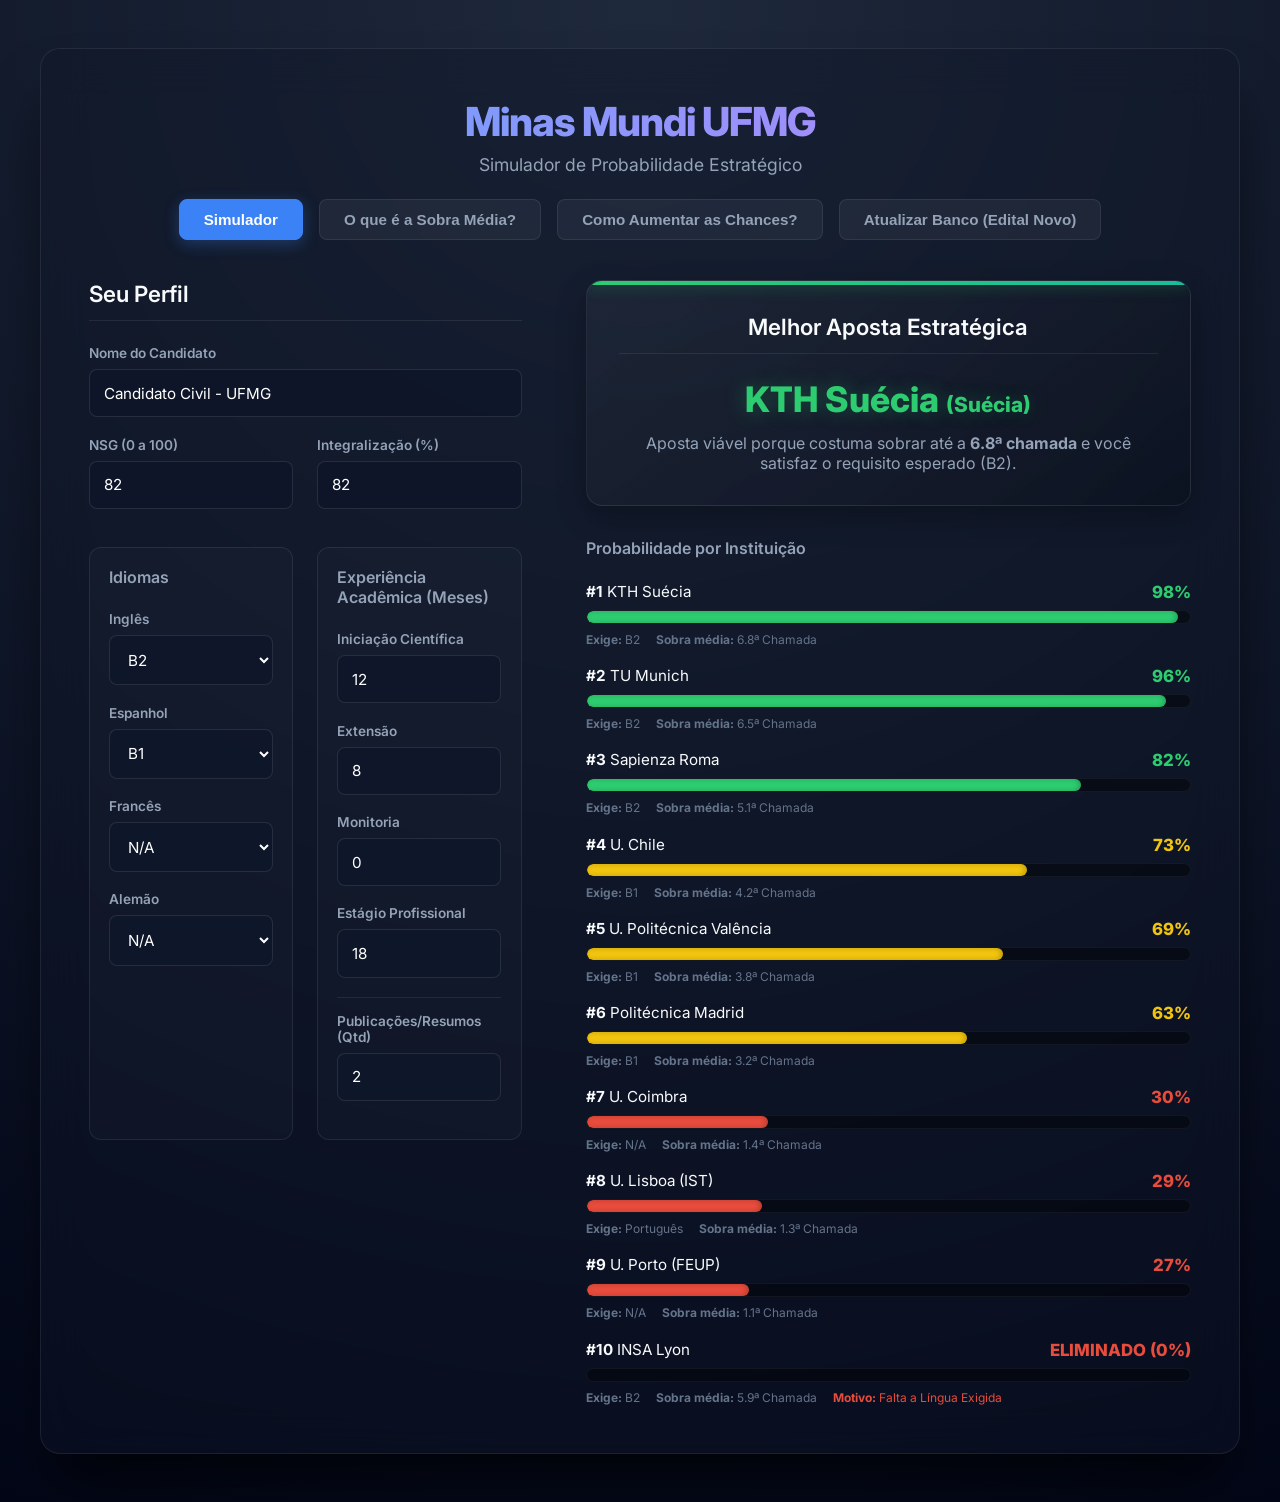
<file: index.html>
<!DOCTYPE html>
<html lang="pt-BR">
<head>
    <meta charset="UTF-8">
    <meta name="viewport" content="width=device-width, initial-scale=1.0">
    <title>Minas Mundi - Simulador Estratégico</title>
    <!-- Modern Typeface -->
    <link href="https://fonts.googleapis.com/css2?family=Inter:wght@300;400;600;800&display=swap" rel="stylesheet">
    <link rel="stylesheet" href="style.css">
</head>
<body>
    <div class="glass-container">
        <!-- HEADER PÁGINA -->
        <header>
            <h1>Minas Mundi UFMG</h1>
            <p>Simulador de Probabilidade Estratégico</p>
            
            <!-- TABS DE NAVEGAÇÃO -->
            <div class="tabs">
                <button class="tab-btn active" data-tab="simulador">Simulador</button>
                <button class="tab-btn" data-tab="faq">O que é a Sobra Média?</button>
                <button class="tab-btn" data-tab="melhorar">Como Aumentar as Chances?</button>
                <button class="tab-btn" data-tab="database">Atualizar Banco (Edital Novo)</button>
            </div>
        </header>

        <main class="dashboard tab-content active" id="simulador">
            <!-- PAINEL DE ENTRADA -->
            <section class="input-panel">
                <h2>Seu Perfil</h2>
                <form id="perfil-form">
                    <div class="input-group">
                        <label for="nome">Nome do Candidato</label>
                        <input type="text" id="nome" value="Candidato Civil - UFMG">
                    </div>
                    
                    <div class="row">
                        <div class="input-group">
                            <label for="nsg">NSG (0 a 100)</label>
                            <input type="number" id="nsg" step="1" min="0" max="100" value="82">
                        </div>
                        <div class="input-group">
                            <label for="integralizacao">Integralização (%)</label>
                            <input type="number" id="integralizacao" step="1" min="0" max="100" value="82">
                        </div>
                    </div>

                    <div class="grid-2">
                        <!-- IDIOMAS -->
                        <div class="card-section">
                            <h3>Idiomas</h3>
                            <div class="input-group">
                                <label for="Inglês">Inglês</label>
                                <select id="Inglês">
                                    <option value="N/A">N/A</option>
                                    <option value="A1">A1</option><option value="A2">A2</option>
                                    <option value="B1">B1</option><option value="B2" selected>B2</option>
                                    <option value="C1">C1</option><option value="C2">C2</option>
                                </select>
                            </div>
                            <div class="input-group">
                                <label for="Espanhol">Espanhol</label>
                                <select id="Espanhol">
                                    <option value="N/A">N/A</option>
                                    <option value="A1">A1</option><option value="A2">A2</option>
                                    <option value="B1" selected>B1</option><option value="B2">B2</option>
                                    <option value="C1">C1</option><option value="C2">C2</option>
                                </select>
                            </div>
                            <div class="input-group">
                                <label for="Francês">Francês</label>
                                <select id="Francês">
                                    <option value="N/A" selected>N/A</option>
                                    <option value="A1">A1</option><option value="A2">A2</option>
                                    <option value="B1">B1</option><option value="B2">B2</option>
                                    <option value="C1">C1</option><option value="C2">C2</option>
                                </select>
                            </div>
                            <div class="input-group">
                                <label for="Alemão">Alemão</label>
                                <select id="Alemão">
                                    <option value="N/A" selected>N/A</option>
                                    <option value="A1">A1</option><option value="A2">A2</option>
                                    <option value="B1">B1</option><option value="B2">B2</option>
                                    <option value="C1">C1</option><option value="C2">C2</option>
                                </select>
                            </div>
                        </div>

                        <!-- CURRÍCULO -->
                        <div class="card-section">
                            <h3>Experiência Acadêmica (Meses)</h3>
                            <div class="input-group">
                                <label for="ic">Iniciação Científica</label>
                                <input type="number" id="ic" min="0" value="12">
                            </div>
                            <div class="input-group">
                                <label for="extensao">Extensão</label>
                                <input type="number" id="extensao" min="0" value="8">
                            </div>
                            <div class="input-group">
                                <label for="monitoria">Monitoria</label>
                                <input type="number" id="monitoria" min="0" value="0">
                            </div>
                            <div class="input-group">
                                <label for="estagio">Estágio Profissional</label>
                                <input type="number" id="estagio" min="0" value="18">
                            </div>
                            <div class="input-group" style="padding-top: 15px; border-top: 1px solid var(--glass-border);">
                                <label for="publicacoes">Publicações/Resumos (Qtd)</label>
                                <input type="number" id="publicacoes" min="0" value="2">
                            </div>
                        </div>
                    </div>
                </form>
            </section>

            <!-- PAINEL DE RESULTADOS (Dashboard) -->
            <section class="results-panel">
                <div class="top-match" id="top-match-container">
                    <h2>Melhor Aposta Estratégica</h2>
                    <div id="top-match-content">
                        <!-- Injetado pelo script.js -->
                    </div>
                </div>
                
                <div class="chart-container">
                    <h3>Probabilidade por Instituição</h3>
                    <div id="bars-container" class="bars">
                        <!-- Injetado pelo script.js -->
                    </div>
                </div>
            </section>
        </main>

        <!-- ABA: O QUE É A SOBRA MÉDIA -->
        <main class="faq-content tab-content" id="faq">
            <h2>Otimizando as suas escolhas na DRI</h2>
            <p>O Programa Minas Mundi usa um algoritmo de seleção focado primariamente em critérios acadêmicos (NSG e Currículo) para ranquear os candidatos. No entanto, quando você vai realizar suas inscrições, você precisa colocar as opções de universidade em <strong>ordem de prioridade</strong>. Se você colocar universidades muito concorridas nelas, a chance de ser eliminado nas primeiras chamadas se torna enorme.</p>
            
            <p>O conceito de <strong>"Sobra Média"</strong> baseia-se nos dados históricos de editais passados. Muitas vezes as vagas mais populares (Ex: grandes faculdades na Espanha e Portugal) esgotam e cortam candidatos com NSG 90+ logo no primeiro instante da 1ª Chamada. Ou seja, sua Sobra Média gira em torno de 1.0 (Esgotou instantaneamente).</p>
            
            <p>Por outro lado, existem lugares extraordinários na Alemanha ou Itália que, por causa do forte requisito em ter uma língua (Alemão ou Italiano) como "C1", afasta muita gente temporariamente. Com isso, ninguém aprova naquelas vagas nas primeiras chamadas. Essas vagas costumam rodar a lista de espera e "sobrar" na mesa até a 5ª, 6ª ou mesmo 7ª chamada do edital.</p>
            
            <div style="background: rgba(59, 130, 246, 0.1); border-left: 4px solid var(--accent); padding: 1.5rem; border-radius: 4px; margin-top: 1rem;">
                <strong style="color: white;">Resumo Estratégico:</strong><br><br>
                O nosso algoritmo favorece as vagas com "Sobra Média elevada". Quanto mais uma vaga tende a sobrar em chamadas finais no histórico, mais fácil será a sua aprovação, e maior será a probabilidade que vamos prever. Ter o idioma alvo dessa vaga esquecida é o maior "hack" dentro do processo seletivo do Minas Mundi para não depender apenas de um NSG na estratosfera.
            </div>

            <h3 style="margin-top: 2rem; color: var(--text-primary); font-size: 1.3rem;">Quais são nossos Dados Base e Referências?</h3>
            <p>Para construir a precisão e a confiabilidade das regras deste Simulador de Probabilidade, baseamos nosso cálculo em 3 pilares documentais e dados oficiais da UFMG:</p>
            <ul style="padding-left: 1.5rem; color: var(--text-secondary); display: flex; flex-direction: column; gap: 0.8rem; font-size: 1.05rem;">
                <li><strong>O Edital Unificado do Programa Minas Mundi (DRI/UFMG):</strong> Utilizamos a metodologia descrita no edital da Diretoria de Relações Internacionais para pontuar o currículo. As regras refletem fielmente a conversão de tempo (peso de ~3 pontos para cada 4 meses de atividades extracurriculares completas) e bônus aplicados a publicações.</li>
                <li><strong>O Quadro Oficial de Chamadas do Histórico (Mineração DRI):</strong> O comportamento do algoritmo de encontrar "Sobra Média" baseia-se nas tabelas passadas de chamadas excedentes do programa. Ex: Vagas na Poli de Madrid esgotam extremamente rápido (baixo índice de sobra), enquanto vagas que exigem fluência em Italiano ou Alemão chegam até a 6ª e 7ª oportunidade de preenchimento.</li>
                <li><strong>Regras de Corte do CEPE / Resolução de Intercâmbio:</strong> As restrições e penalidades para alunos em fase de formatura. O algoritmo pune a pontuação para cenários de estudantes com grau de integralização muito perto do limite global de 90%, e os bloqueios severos na nota (Score Drop) caso o aluno não tenha apresentado exames oficiais de proficiência mínima exigida pelo convênio bilateral.</li>
            </ul>
        </main>

        <!-- ABA: COMO MELHORAR REGRAS -->
        <main class="faq-content tab-content" id="melhorar">
            <h2>Análise Personalizada do seu Perfil</h2>
            <p>Com base nos dados exatos que você inseriu no Simulador agora mesmo, nossa inteligência analisou os gargalos numéricos do seu currículo e gerou recomendações específicas (baseadas em matemática) para dar "Aceleração" nas suas aprovações do Minas Mundi:</p>
            
            <div id="dynamic-tips-container" style="display: flex; flex-direction: column; gap: 1.5rem; margin-top: 1rem;">
                <!-- Dicas serão injetadas por script.js baseadas no input atual -->
            </div>
        </main>

        <!-- ABA: IMPORTADOR DE DADOS -->
        <main class="faq-content tab-content" id="database">
            <h2>Importador Inteligente do Edital 2026/Futuro</h2>
            <p>Este sistema previne que sua probabilidade fique obsoleta! Quando a DRI publicar o novo quadro de vagas (normalmente num PDF enorme), você só precisará pedir a qualquer IA para converter as páginas num formato "Excel". Em seguida, copie as células dessa planilha e cole no quadro negro abaixo. O algoritmo usará essa nova base imediatamente.</p>
            
            <div style="background: rgba(255, 255, 255, 0.03); border: 1px solid var(--glass-border); padding: 1.5rem; border-radius: 8px; margin-top: 1rem;">
                <h3 style="color: white; margin-bottom: 0.8rem;">Formato Esperado (Da esquerda para direita na Planilha):</h3>
                <span style="color: var(--color-high); font-family: monospace; font-size: 0.95rem;">Nome da Universidade&nbsp;&nbsp;&nbsp;País&nbsp;&nbsp;&nbsp;&nbsp;&nbsp;&nbsp;&nbsp;&nbsp;&nbsp;&nbsp;Nível (Ex: B2)&nbsp;&nbsp;Idioma&nbsp;&nbsp;&nbsp;&nbsp;Sobra Histórica (Num)</span>
                <p style="font-size: 0.9rem; color: #64748b; margin-top: 0.5rem;">Exemplo: Universidade do Texas &nbsp;&#9; Estados Unidos &nbsp;&#9; B2 &nbsp;&#9; Inglês &nbsp;&#9; 1.5</p>
            </div>
            
            <div style="margin-top: 1.5rem;">
                <!-- Quadro Negro -->
                <textarea id="data-import" style="width: 100%; height: 250px; border-radius: 8px; padding: 1.2rem; font-family: monospace; font-size: 0.95rem; background: rgba(5, 10, 20, 0.9); color: #3b82f6; border: 1px solid var(--glass-border); resize: vertical; box-shadow: inset 0 5px 15px rgba(0,0,0,0.5);" placeholder="[PASSO A PASSO DA ATUALIZAÇÃO]&#10;1. Selecione os dados lá no seu arquivo do Microsoft Excel/Google Sheets.&#10;2. Dê Ctrl+C.&#10;3. Clique neste quadrado escuro e dê Ctrl+V.&#10;4. Pressione o botão verde de injeção abaixo..."></textarea>
                
                <button type="button" id="btn-importar" class="primary-btn" style="width: auto; padding: 0.9rem 2rem; margin-top: 1rem;">📡 Injetar Tabela e Rodar Cálculos</button>
            </div>
        </main>
    </div>

    <!-- Script de Processamento e Animações -->
    <script src="script.js"></script>
</body>
</html>
</file>
<file: style.css>
/* VARIABLES & THEME */
:root {
    --bg-color: #020617; /* Slate 950 - Premium dark background */
    --accent: #3b82f6; /* Blue 500 */
    --accent-hover: #2563eb; /* Blue 600 */
    --glass-bg: rgba(15, 23, 42, 0.4); /* Slate 900 transparent */
    --glass-border: rgba(255, 255, 255, 0.08); /* Suave reflection */
    --text-primary: #f8fafc;
    --text-secondary: #94a3b8;
    
    --color-high: #2ecc71;  /* High probability */
    --color-med: #f1c40f;   /* Medium probability */
    --color-low: #e74c3c;   /* Low probability */
}

/* RESET E BASE */
* {
    box-sizing: border-box;
    margin: 0;
    padding: 0;
}

body {
    background: radial-gradient(circle at top, #1e293b, var(--bg-color));
    color: var(--text-primary);
    font-family: 'Inter', sans-serif;
    min-height: 100vh;
    display: flex;
    justify-content: center;
    align-items: center;
    padding: 3rem 1rem;
}

h2, h3 {
    margin-bottom: 1.5rem;
    font-weight: 600;
}

h2 {
    font-size: 1.4rem;
    padding-bottom: 0.8rem;
    border-bottom: 1px solid var(--glass-border);
}

h3 {
    font-size: 1rem;
    color: var(--text-secondary);
}

/* EFEITO GLASSMORPHISM (PREMIUM) */
.glass-container {
    background: var(--glass-bg);
    backdrop-filter: blur(24px);
    -webkit-backdrop-filter: blur(24px);
    border: 1px solid var(--glass-border);
    border-radius: 20px;
    padding: 3rem;
    width: 100%;
    max-width: 1200px;
    box-shadow: 0 40px 60px -15px rgba(0, 0, 0, 0.7);
    animation: fadeInUp 0.8s cubic-bezier(0.16, 1, 0.3, 1) forwards;
}

/* HEADER E TABS */
header {
    text-align: center;
    margin-bottom: 2.5rem;
}

header h1 {
    font-weight: 800;
    font-size: 2.5rem;
    letter-spacing: -1px;
    background: linear-gradient(to right, #60a5fa, #c084fc);
    -webkit-background-clip: text;
    -webkit-text-fill-color: transparent;
}

header p {
    color: var(--text-secondary);
    font-size: 1.1rem;
    margin-top: 0.5rem;
}

.tabs {
    display: flex;
    justify-content: center;
    gap: 1rem;
    margin-top: 1.5rem;
    flex-wrap: wrap;
}

.tab-btn {
    background: rgba(255, 255, 255, 0.05);
    border: 1px solid var(--glass-border);
    color: var(--text-secondary);
    padding: 0.7rem 1.5rem;
    border-radius: 8px;
    cursor: pointer;
    font-size: 0.95rem;
    font-weight: 600;
    transition: all 0.3s ease;
}

.tab-btn:hover {
    background: rgba(255, 255, 255, 0.1);
    color: var(--text-primary);
}

.tab-btn.active {
    background: var(--accent);
    color: white;
    border-color: var(--accent);
    box-shadow: 0 4px 15px rgba(59, 130, 246, 0.3);
}

.tab-content {
    display: none;
    animation: fadeIn 0.4s ease-out;
}

/* LAYOUT E FORMS */
.dashboard.active {
    display: flex;
    gap: 4rem;
    flex-wrap: wrap;
}

.faq-content {
    background: rgba(255, 255, 255, 0.02);
    border: 1px solid var(--glass-border);
    border-radius: 16px;
    padding: 3rem;
    flex-direction: column;
    gap: 1.5rem;
    color: var(--text-primary);
    line-height: 1.6;
}

.faq-content.active {
    display: flex;
}

.faq-content h2 {
    color: var(--accent);
    border-bottom: none;
    padding-bottom: 0;
}

.faq-content p {
    font-size: 1.05rem;
    color: var(--text-secondary);
}

.input-panel {
    flex: 1;
    min-width: 340px;
}

.results-panel {
    flex: 1.4;
    min-width: 380px;
    display: flex;
    flex-direction: column;
    gap: 2rem;
}

.row, .grid-2 {
    display: flex;
    gap: 1.5rem;
    margin-bottom: 1.2rem;
}

.grid-2 {
    flex-wrap: nowrap;
}
@media (max-width: 850px) {
    .grid-2 { flex-wrap: wrap; }
}

.card-section {
    background: rgba(255, 255, 255, 0.02);
    border: 1px solid var(--glass-border);
    padding: 1.2rem;
    border-radius: 12px;
    flex: 1;
    min-width: 200px;
}

.input-group {
    display: flex;
    flex-direction: column;
    margin-bottom: 1.2rem;
    flex: 1;
}

label {
    font-size: 0.85rem;
    color: var(--text-secondary);
    margin-bottom: 0.5rem;
    font-weight: 600;
}

input, select {
    background: rgba(15, 23, 42, 0.9);
    border: 1px solid rgba(255,255,255,0.1);
    border-radius: 8px;
    padding: 0.85rem;
    color: white;
    font-family: 'Inter', sans-serif;
    font-size: 0.95rem;
    transition: all 0.3s ease;
}

/* INTERAÇÕES SUAVES NOS CAMPOS */
input:focus, select:focus, input:hover, select:hover {
    outline: none;
    border-color: var(--accent);
    background: rgba(15, 23, 42, 1);
}

input:focus, select:focus {
    box-shadow: 0 0 0 3px rgba(59, 130, 246, 0.3);
}

option { background-color: #0f172a; }

/* DASHBOARD RESULTS */
.top-match {
    background: linear-gradient(145deg, rgba(255, 255, 255, 0.04), rgba(0, 0, 0, 0.2));
    border: 1px solid var(--glass-border);
    border-radius: 16px;
    padding: 2rem;
    text-align: center;
    position: relative;
    overflow: hidden;
    box-shadow: 0 10px 30px rgba(0,0,0,0.3);
}

.top-match::before {
    content: '';
    position: absolute;
    top: 0; left: 0; right: 0;
    height: 4px;
    background: linear-gradient(to right, #2ecc71, #1abc9c);
    box-shadow: 0 0 15px rgba(46, 204, 113, 0.5);
}

.match-uni {
    font-size: 2.2rem;
    font-weight: 800;
    color: #2ecc71;
    margin-bottom: 0.8rem;
    text-shadow: 0 0 20px rgba(46, 204, 113, 0.3);
}

.match-details {
    color: var(--text-secondary);
    font-size: 1rem;
}

/* BARRAS DE PROBABILIDADE E ANIMAÇÕES */
.bars {
    display: flex;
    flex-direction: column;
    gap: 1.2rem;
}

.bar-item {
    display: flex;
    flex-direction: column;
    gap: 0.5rem;
    animation: fadeIn 0.5s ease-out;
}

.bar-header {
    display: flex;
    justify-content: space-between;
    font-size: 0.95rem;
}

.bar-bg {
    background: rgba(0, 0, 0, 0.4);
    height: 14px;
    border-radius: 8px;
    overflow: hidden;
    border: 1px solid rgba(255,255,255,0.05);
}

.bar-fill {
    height: 100%;
    border-radius: 8px;
    width: 0%;   /* Começa em zero e anima em JS */
    transition: width 1s cubic-bezier(0.17, 0.67, 0.83, 0.67), background-color 0.5s ease;
    box-shadow: inset -2px 0px 5px rgba(0,0,0,0.2);
}

.info-tooltip {
    font-size: 0.75rem;
    color: #64748b;
    display: flex;
    gap: 1rem;
}

/* KEYFRAMES E ANIMAÇÕES */
@keyframes fadeInUp {
    from { opacity: 0; transform: translateY(30px); }
    to { opacity: 1; transform: translateY(0); }
}

@keyframes fadeIn {
    from { opacity: 0; }
    to { opacity: 1; }
}
</file>
